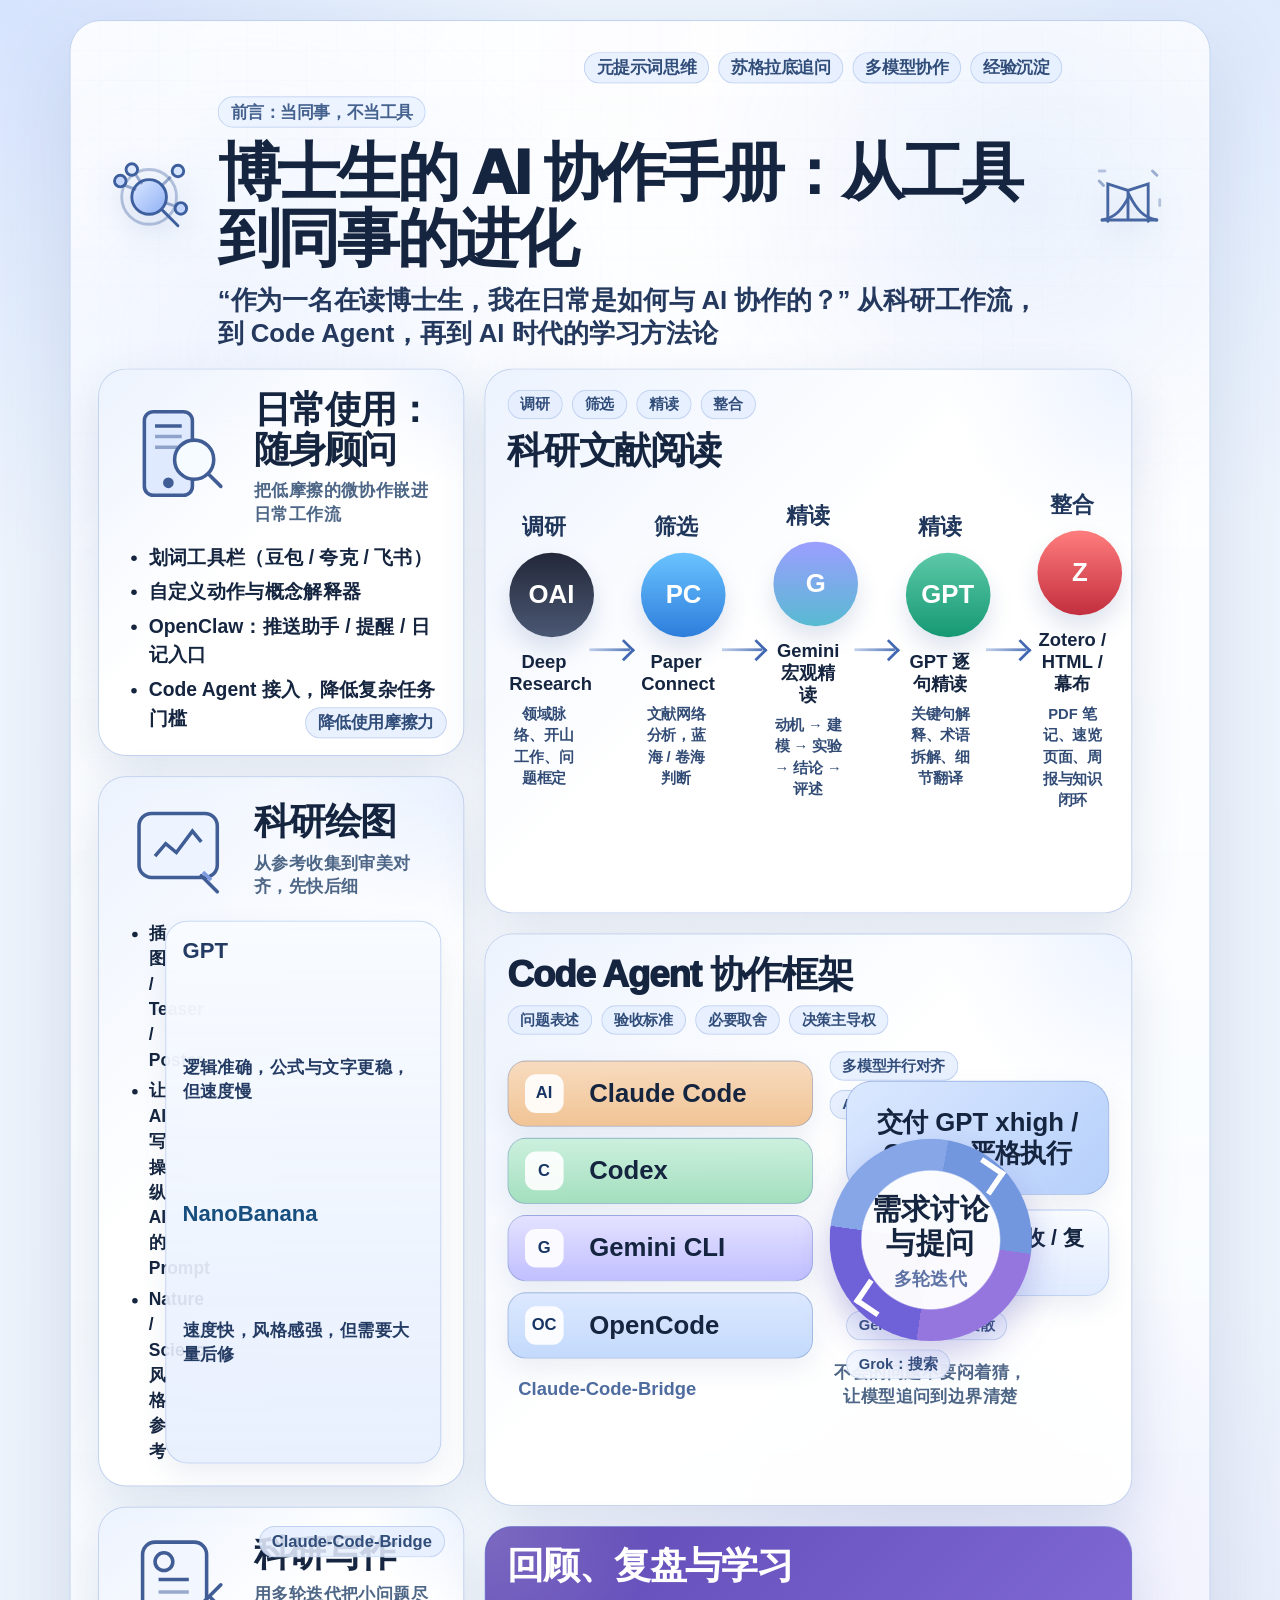
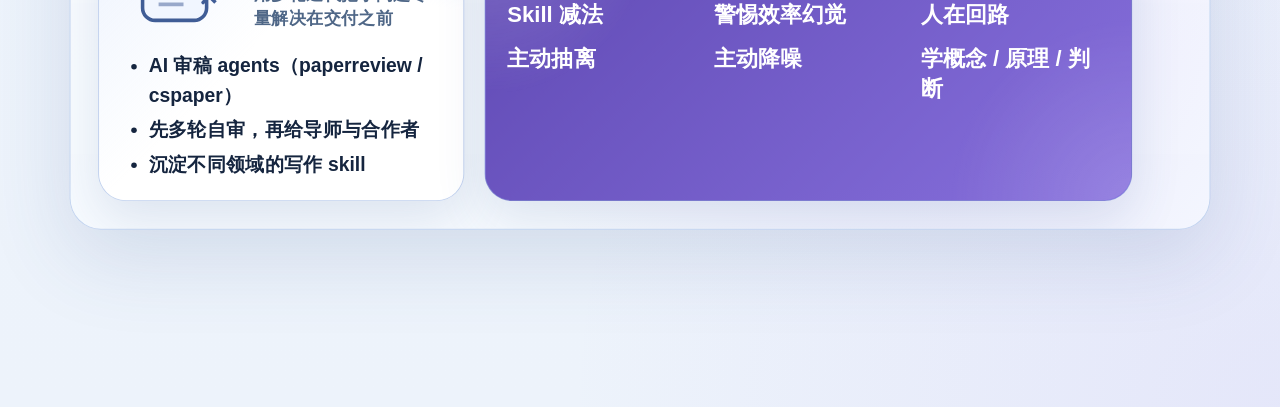
<file: assets/phd-ai-collab-infographic-redraw/index.html>
<!DOCTYPE html>
<html lang="zh-CN">
  <head>
    <meta charset="UTF-8" />
    <meta name="viewport" content="width=device-width, initial-scale=1.0" />
    <title>博士生的 AI 协作手册总览图</title>
    <link rel="stylesheet" href="./styles.css" />
  </head>
  <body class="poster-page">
    <main class="poster-shell">
      <section class="poster poster-overview" data-poster-root>
        <header class="hero">
          <div class="hero-icon hero-icon-left" aria-hidden="true">
            <svg viewBox="0 0 120 120">
              <defs>
                <linearGradient id="overviewLens" x1="0%" y1="0%" x2="100%" y2="100%">
                  <stop offset="0%" stop-color="#dbe8ff" />
                  <stop offset="100%" stop-color="#8fb0f6" />
                </linearGradient>
              </defs>
              <g fill="none" stroke="#3e5f9e" stroke-width="4">
                <circle cx="58" cy="54" r="24" fill="url(#overviewLens)" />
                <line x1="76" x2="98" y1="72" y2="94" stroke-linecap="round" />
                <circle cx="58" cy="54" r="38" opacity="0.35" />
                <circle cx="18" cy="32" r="8" fill="#c7d8ff" />
                <circle cx="34" cy="16" r="8" fill="#e1ebff" />
                <circle cx="98" cy="18" r="8" fill="#d7e6ff" />
                <circle cx="102" cy="70" r="8" fill="#c1d5ff" />
                <line x1="24" x2="40" y1="38" y2="44" opacity="0.5" />
                <line x1="40" x2="48" y1="24" y2="36" opacity="0.5" />
                <line x1="88" x2="76" y1="26" y2="38" opacity="0.5" />
                <line x1="92" x2="80" y1="66" y2="62" opacity="0.5" />
              </g>
            </svg>
          </div>

          <div class="hero-copy">
            <div class="hero-badges">
              <span>元提示词思维</span>
              <span>苏格拉底追问</span>
              <span>多模型协作</span>
              <span>经验沉淀</span>
            </div>
            <div class="hero-eyebrow">前言：当同事，不当工具</div>
            <h1>博士生的 AI 协作手册：从工具到同事的进化</h1>
            <p>
              “作为一名在读博士生，我在日常是如何与 AI 协作的？”
              从科研工作流，到 Code Agent，再到 AI 时代的学习方法论
            </p>
          </div>

          <div class="hero-icon hero-icon-right" aria-hidden="true">
            <svg viewBox="0 0 120 120">
              <g fill="none" stroke="#4767a3" stroke-width="4" stroke-linecap="round">
                <path d="M22 86c18-3 28-14 38-34 10 20 20 31 38 34" />
                <path d="M30 88V36l28 9 28-9v52" />
                <path d="M58 45v40" />
                <path d="M22 86h76" />
                <path d="M92 18l6 6" opacity="0.5" />
                <path d="M18 32l6 6" opacity="0.5" />
                <path d="M18 18h8" opacity="0.35" />
                <path d="M102 58v8" opacity="0.35" />
              </g>
            </svg>
          </div>
        </header>

        <section class="overview-grid">
          <div class="overview-left">
            <article class="panel panel-daily" data-fit-check>
              <div class="panel-head">
                <div class="panel-illustration" aria-hidden="true">
                  <svg viewBox="0 0 120 120">
                    <g fill="none" stroke="#405d96" stroke-width="4">
                      <rect x="22" y="8" width="54" height="94" rx="10" fill="#dfeaff" />
                      <circle cx="49" cy="88" r="4" fill="#405d96" />
                      <line x1="34" x2="64" y1="24" y2="24" />
                      <line x1="34" x2="64" y1="36" y2="36" opacity="0.5" />
                      <line x1="34" x2="64" y1="48" y2="48" opacity="0.5" />
                      <circle cx="78" cy="62" r="22" fill="#f6fbff" />
                      <line x1="94" x2="108" y1="78" y2="92" stroke-linecap="round" />
                    </g>
                  </svg>
                </div>
                <div>
                  <h2>日常使用：随身顾问</h2>
                  <p class="panel-kicker">把低摩擦的微协作嵌进日常工作流</p>
                </div>
              </div>
              <ul class="bullet-list">
                <li>划词工具栏（豆包 / 夸克 / 飞书）</li>
                <li>自定义动作与概念解释器</li>
                <li>OpenClaw：推送助手 / 提醒 / 日记入口</li>
                <li>Code Agent 接入，降低复杂任务门槛</li>
              </ul>
              <div class="panel-pill">降低使用摩擦力</div>
            </article>

            <article class="panel panel-drawing" data-fit-check>
              <div class="panel-head">
                <div class="panel-illustration" aria-hidden="true">
                  <svg viewBox="0 0 120 120">
                    <g fill="none" stroke="#405d96" stroke-width="4">
                      <rect x="16" y="18" width="88" height="72" rx="14" fill="#edf4ff" />
                      <path d="M34 66l12-14 12 10 18-24 10 12" />
                      <line x1="86" x2="104" y1="88" y2="106" stroke-linecap="round" />
                      <path d="M88 84l9 9" stroke="#7e9be0" />
                    </g>
                  </svg>
                </div>
                <div>
                  <h2>科研绘图</h2>
                  <p class="panel-kicker">从参考收集到审美对齐，先快后细</p>
                </div>
              </div>
              <div class="split-wrap">
                <ul class="bullet-list compact-list">
                  <li>插图 / Teaser / Poster</li>
                  <li>让 AI 写操纵 AI 的 Prompt</li>
                  <li>Nature / Science 风格参考</li>
                </ul>
                <div class="compare-card">
                  <div class="compare-row">
                    <strong>GPT</strong>
                    <span>逻辑准确，公式与文字更稳，但速度慢</span>
                  </div>
                  <div class="compare-row compare-row-accent">
                    <strong>NanoBanana</strong>
                    <span>速度快，风格感强，但需要大量后修</span>
                  </div>
                </div>
              </div>
            </article>

            <article class="panel panel-writing" data-fit-check>
              <div class="panel-head">
                <div class="panel-illustration" aria-hidden="true">
                  <svg viewBox="0 0 120 120">
                    <g fill="none" stroke="#405d96" stroke-width="4">
                      <rect x="20" y="16" width="72" height="88" rx="14" fill="#f1f6ff" />
                      <circle cx="44" cy="38" r="10" />
                      <line x1="38" x2="72" y1="58" y2="58" />
                      <line x1="38" x2="72" y1="72" y2="72" opacity="0.5" />
                      <line x1="38" x2="66" y1="86" y2="86" opacity="0.5" />
                      <path d="M88 84l20-20" stroke-linecap="round" />
                      <path d="M95 77l7 7" />
                    </g>
                  </svg>
                </div>
                <div>
                  <h2>科研写作</h2>
                  <p class="panel-kicker">用多轮迭代把小问题尽量解决在交付之前</p>
                </div>
              </div>
              <ul class="bullet-list">
                <li>AI 审稿 agents（paperreview / cspaper）</li>
                <li>先多轮自审，再给导师与合作者</li>
                <li>沉淀不同领域的写作 skill</li>
              </ul>
              <div class="bridge-tag">Claude-Code-Bridge</div>
            </article>
          </div>

          <div class="overview-right">
            <article class="panel panel-reading" data-fit-check>
              <div class="panel-topline">
                <div class="sub-badges">
                  <span>调研</span>
                  <span>筛选</span>
                  <span>精读</span>
                  <span>整合</span>
                </div>
                <h2>科研文献阅读</h2>
              </div>
              <div class="reading-flow">
                <div class="flow-step">
                  <div class="flow-stage">调研</div>
                  <div class="flow-orb orb-oai">OAI</div>
                  <h3>Deep Research</h3>
                  <p>领域脉络、开山工作、问题框定</p>
                </div>
                <div class="flow-arrow" aria-hidden="true"></div>
                <div class="flow-step">
                  <div class="flow-stage">筛选</div>
                  <div class="flow-orb orb-pc">PC</div>
                  <h3>Paper Connect</h3>
                  <p>文献网络分析，蓝海 / 卷海判断</p>
                </div>
                <div class="flow-arrow" aria-hidden="true"></div>
                <div class="flow-step">
                  <div class="flow-stage">精读</div>
                  <div class="flow-orb orb-gemini">G</div>
                  <h3>Gemini 宏观精读</h3>
                  <p>动机 → 建模 → 实验 → 结论 → 评述</p>
                </div>
                <div class="flow-arrow" aria-hidden="true"></div>
                <div class="flow-step">
                  <div class="flow-stage">精读</div>
                  <div class="flow-orb orb-gpt">GPT</div>
                  <h3>GPT 逐句精读</h3>
                  <p>关键句解释、术语拆解、细节翻译</p>
                </div>
                <div class="flow-arrow" aria-hidden="true"></div>
                <div class="flow-step">
                  <div class="flow-stage">整合</div>
                  <div class="flow-orb orb-zotero">Z</div>
                  <h3>Zotero / HTML / 幕布</h3>
                  <p>PDF 笔记、速览页面、周报与知识闭环</p>
                </div>
              </div>
            </article>

            <article class="panel panel-code" data-fit-check>
              <div class="panel-title-row">
                <h2>Code Agent 协作框架</h2>
                <div class="note-chip-row">
                  <span>问题表述</span>
                  <span>验收标准</span>
                  <span>必要取舍</span>
                  <span>决策主导权</span>
                </div>
              </div>

              <div class="workflow-board">
                <div class="tool-stack">
                  <div class="tool-card tone-amber">
                    <span class="tool-badge">AI</span>
                    <strong>Claude Code</strong>
                  </div>
                  <div class="tool-card tone-green">
                    <span class="tool-badge">C</span>
                    <strong>Codex</strong>
                  </div>
                  <div class="tool-card tone-indigo">
                    <span class="tool-badge">G</span>
                    <strong>Gemini CLI</strong>
                  </div>
                  <div class="tool-card tone-slate">
                    <span class="tool-badge">OC</span>
                    <strong>OpenCode</strong>
                  </div>
                  <div class="bridge-rail">Claude-Code-Bridge</div>
                </div>

                <div class="workflow-core">
                  <div class="workflow-chip-row">
                    <span>多模型并行对齐</span>
                    <span>ASCII 原型</span>
                    <span>方案收敛</span>
                  </div>
                  <div class="iteration-loop">
                    <div class="loop-ring"></div>
                    <div class="loop-copy">
                      <h3>需求讨论<br />与提问</h3>
                      <p>多轮迭代</p>
                    </div>
                  </div>
                  <div class="workflow-note">不会的问题不要闷着猜，让模型追问到边界清楚</div>
                </div>

                <div class="delivery-column">
                  <div class="delivery-card">交付 GPT xhigh / Codex 严格执行</div>
                  <div class="review-card">人工 review / 验收 / 复盘</div>
                  <div class="note-chip-row note-chip-row-secondary">
                    <span>Gemini：前端 / 发散</span>
                    <span>Grok：搜索</span>
                  </div>
                </div>
              </div>
            </article>

            <article class="panel panel-summary-strip" data-fit-check>
              <h2>回顾、复盘与学习</h2>
              <div class="summary-grid">
                <div>Skill 减法</div>
                <div>警惕效率幻觉</div>
                <div>人在回路</div>
                <div>主动抽离</div>
                <div>主动降噪</div>
                <div>学概念 / 原理 / 判断</div>
              </div>
            </article>
          </div>
        </section>
      </section>
    </main>
  </body>
</html>
</file>
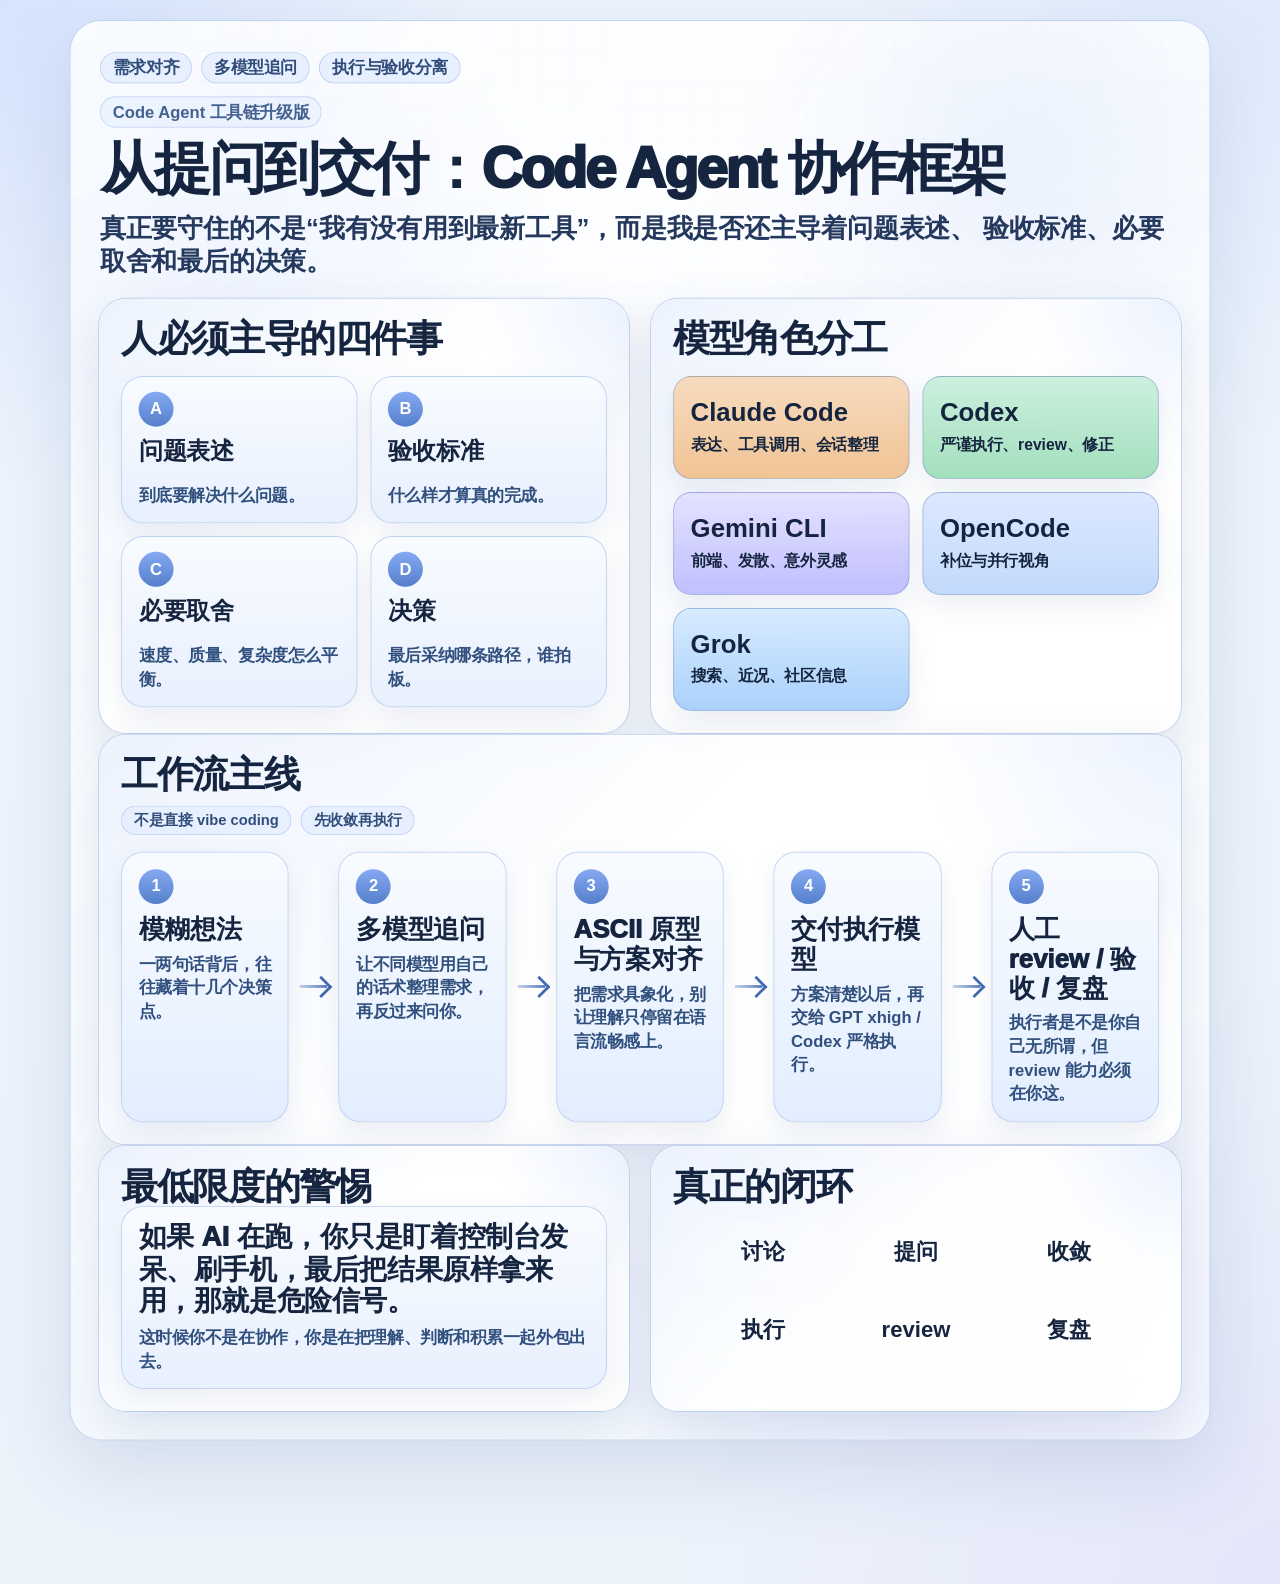
<file: assets/phd-ai-collab-infographic-redraw/agent-framework.html>
<!DOCTYPE html>
<html lang="zh-CN">
  <head>
    <meta charset="UTF-8" />
    <meta name="viewport" content="width=device-width, initial-scale=1.0" />
    <title>Code Agent 协作框架图</title>
    <link rel="stylesheet" href="./styles.css" />
  </head>
  <body class="poster-page">
    <main class="poster-shell">
      <section class="poster poster-framework" data-poster-root>
        <header class="hero hero-compact">
          <div class="hero-copy">
            <div class="hero-badges hero-badges-left">
              <span>需求对齐</span>
              <span>多模型追问</span>
              <span>执行与验收分离</span>
            </div>
            <div class="hero-eyebrow">Code Agent 工具链升级版</div>
            <h1>从提问到交付：Code Agent 协作框架</h1>
            <p>
              真正要守住的不是“我有没有用到最新工具”，而是我是否还主导着问题表述、
              验收标准、必要取舍和最后的决策。
            </p>
          </div>
        </header>

        <section class="framework-top-grid">
          <article class="panel panel-principles" data-fit-check>
            <h2>人必须主导的四件事</h2>
            <div class="principle-grid">
              <div class="principle-card">
                <span class="card-index">A</span>
                <strong>问题表述</strong>
                <p>到底要解决什么问题。</p>
              </div>
              <div class="principle-card">
                <span class="card-index">B</span>
                <strong>验收标准</strong>
                <p>什么样才算真的完成。</p>
              </div>
              <div class="principle-card">
                <span class="card-index">C</span>
                <strong>必要取舍</strong>
                <p>速度、质量、复杂度怎么平衡。</p>
              </div>
              <div class="principle-card">
                <span class="card-index">D</span>
                <strong>决策</strong>
                <p>最后采纳哪条路径，谁拍板。</p>
              </div>
            </div>
          </article>

          <article class="panel panel-model-roles" data-fit-check>
            <h2>模型角色分工</h2>
            <div class="role-grid">
              <div class="role-chip role-amber">
                <strong>Claude Code</strong>
                <span>表达、工具调用、会话整理</span>
              </div>
              <div class="role-chip role-green">
                <strong>Codex</strong>
                <span>严谨执行、review、修正</span>
              </div>
              <div class="role-chip role-indigo">
                <strong>Gemini CLI</strong>
                <span>前端、发散、意外灵感</span>
              </div>
              <div class="role-chip role-slate">
                <strong>OpenCode</strong>
                <span>补位与并行视角</span>
              </div>
              <div class="role-chip role-blue">
                <strong>Grok</strong>
                <span>搜索、近况、社区信息</span>
              </div>
            </div>
          </article>
        </section>

        <section class="panel panel-pipeline" data-fit-check>
          <div class="panel-title-row">
            <h2>工作流主线</h2>
            <div class="note-chip-row">
              <span>不是直接 vibe coding</span>
              <span>先收敛再执行</span>
            </div>
          </div>
          <div class="pipeline-row">
            <div class="pipeline-step">
              <div class="step-no">1</div>
              <h3>模糊想法</h3>
              <p>一两句话背后，往往藏着十几个决策点。</p>
            </div>
            <div class="pipeline-arrow" aria-hidden="true"></div>
            <div class="pipeline-step">
              <div class="step-no">2</div>
              <h3>多模型追问</h3>
              <p>让不同模型用自己的话术整理需求，再反过来问你。</p>
            </div>
            <div class="pipeline-arrow" aria-hidden="true"></div>
            <div class="pipeline-step">
              <div class="step-no">3</div>
              <h3>ASCII 原型与方案对齐</h3>
              <p>把需求具象化，别让理解只停留在语言流畅感上。</p>
            </div>
            <div class="pipeline-arrow" aria-hidden="true"></div>
            <div class="pipeline-step">
              <div class="step-no">4</div>
              <h3>交付执行模型</h3>
              <p>方案清楚以后，再交给 GPT xhigh / Codex 严格执行。</p>
            </div>
            <div class="pipeline-arrow" aria-hidden="true"></div>
            <div class="pipeline-step">
              <div class="step-no">5</div>
              <h3>人工 review / 验收 / 复盘</h3>
              <p>执行者是不是你自己无所谓，但 review 能力必须在你这。</p>
            </div>
          </div>
        </section>

        <section class="framework-bottom-grid">
          <article class="panel panel-guardrail" data-fit-check>
            <h2>最低限度的警惕</h2>
            <div class="guardrail-card">
              <strong>如果 AI 在跑，你只是盯着控制台发呆、刷手机，最后把结果原样拿来用，那就是危险信号。</strong>
              <p>这时候你不是在协作，你是在把理解、判断和积累一起外包出去。</p>
            </div>
          </article>

          <article class="panel panel-review-loop" data-fit-check>
            <h2>真正的闭环</h2>
            <div class="mini-loop-grid">
              <div>讨论</div>
              <div>提问</div>
              <div>收敛</div>
              <div>执行</div>
              <div>review</div>
              <div>复盘</div>
            </div>
          </article>
        </section>
      </section>
    </main>
  </body>
</html>
</file>
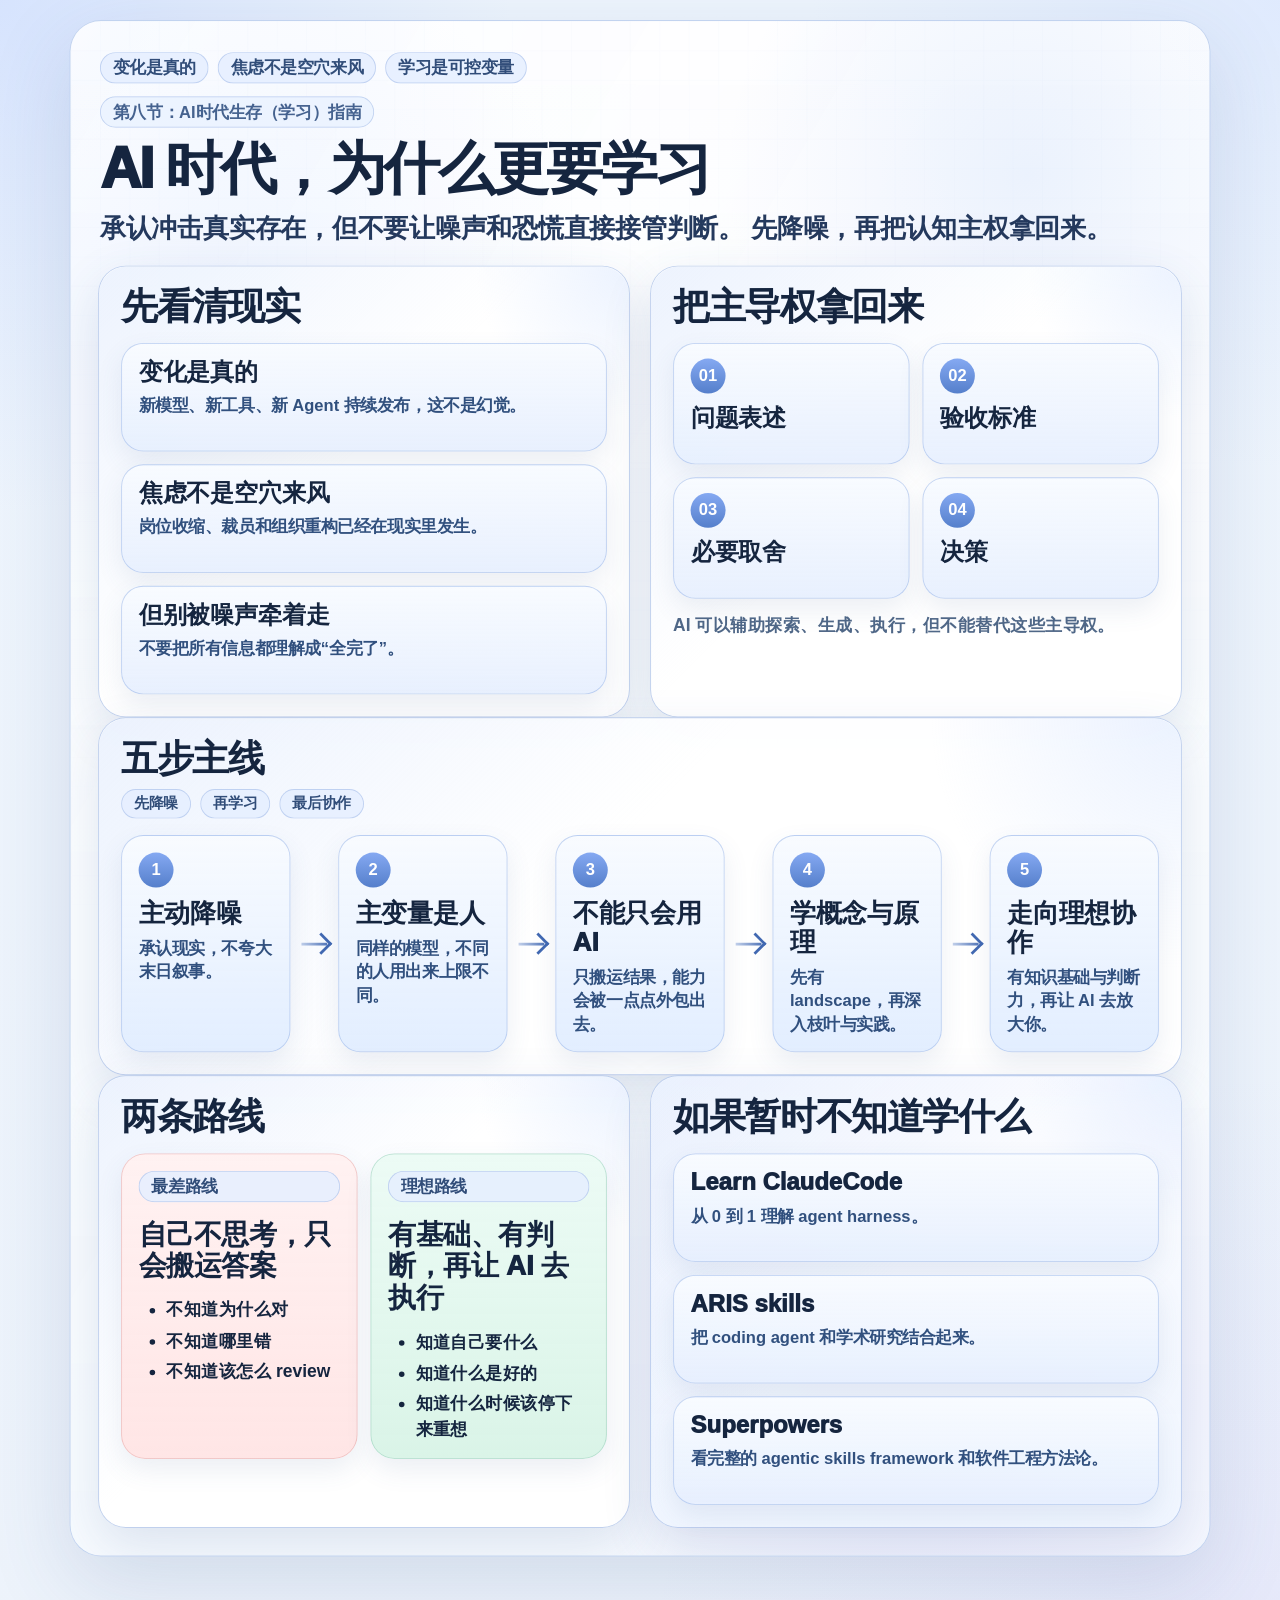
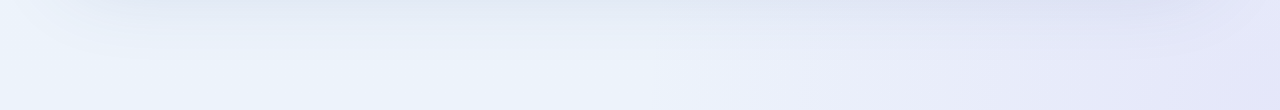
<file: assets/phd-ai-collab-infographic-redraw/learning-guide.html>
<!DOCTYPE html>
<html lang="zh-CN">
  <head>
    <meta charset="UTF-8" />
    <meta name="viewport" content="width=device-width, initial-scale=1.0" />
    <title>AI时代生存（学习）指南</title>
    <link rel="stylesheet" href="./styles.css" />
  </head>
  <body class="poster-page">
    <main class="poster-shell">
      <section class="poster poster-guide" data-poster-root>
        <header class="hero hero-compact">
          <div class="hero-copy">
            <div class="hero-badges hero-badges-left">
              <span>变化是真的</span>
              <span>焦虑不是空穴来风</span>
              <span>学习是可控变量</span>
            </div>
            <div class="hero-eyebrow">第八节：AI时代生存（学习）指南</div>
            <h1>AI 时代，为什么更要学习</h1>
            <p>
              承认冲击真实存在，但不要让噪声和恐慌直接接管判断。
              先降噪，再把认知主权拿回来。
            </p>
          </div>
        </header>

        <section class="guide-top-grid">
          <article class="panel panel-fact" data-fit-check>
            <h2>先看清现实</h2>
            <div class="fact-stack">
              <div class="fact-card">
                <strong>变化是真的</strong>
                <p>新模型、新工具、新 Agent 持续发布，这不是幻觉。</p>
              </div>
              <div class="fact-card">
                <strong>焦虑不是空穴来风</strong>
                <p>岗位收缩、裁员和组织重构已经在现实里发生。</p>
              </div>
              <div class="fact-card">
                <strong>但别被噪声牵着走</strong>
                <p>不要把所有信息都理解成“全完了”。</p>
              </div>
            </div>
          </article>

          <article class="panel panel-sovereignty" data-fit-check>
            <h2>把主导权拿回来</h2>
            <div class="sovereignty-grid">
              <div class="sovereignty-card">
                <span class="card-index">01</span>
                <strong>问题表述</strong>
              </div>
              <div class="sovereignty-card">
                <span class="card-index">02</span>
                <strong>验收标准</strong>
              </div>
              <div class="sovereignty-card">
                <span class="card-index">03</span>
                <strong>必要取舍</strong>
              </div>
              <div class="sovereignty-card">
                <span class="card-index">04</span>
                <strong>决策</strong>
              </div>
            </div>
            <p class="panel-footnote">
              AI 可以辅助探索、生成、执行，但不能替代这些主导权。
            </p>
          </article>
        </section>

        <section class="panel panel-guide-flow" data-fit-check>
          <div class="panel-title-row">
            <h2>五步主线</h2>
            <div class="note-chip-row">
              <span>先降噪</span>
              <span>再学习</span>
              <span>最后协作</span>
            </div>
          </div>
          <div class="guide-flow">
            <div class="guide-step">
              <div class="step-no">1</div>
              <h3>主动降噪</h3>
              <p>承认现实，不夸大末日叙事。</p>
            </div>
            <div class="guide-arrow" aria-hidden="true"></div>
            <div class="guide-step">
              <div class="step-no">2</div>
              <h3>主变量是人</h3>
              <p>同样的模型，不同的人用出来上限不同。</p>
            </div>
            <div class="guide-arrow" aria-hidden="true"></div>
            <div class="guide-step">
              <div class="step-no">3</div>
              <h3>不能只会用 AI</h3>
              <p>只搬运结果，能力会被一点点外包出去。</p>
            </div>
            <div class="guide-arrow" aria-hidden="true"></div>
            <div class="guide-step">
              <div class="step-no">4</div>
              <h3>学概念与原理</h3>
              <p>先有 landscape，再深入枝叶与实践。</p>
            </div>
            <div class="guide-arrow" aria-hidden="true"></div>
            <div class="guide-step">
              <div class="step-no">5</div>
              <h3>走向理想协作</h3>
              <p>有知识基础与判断力，再让 AI 去放大你。</p>
            </div>
          </div>
        </section>

        <section class="guide-bottom-grid">
          <article class="panel panel-contrast" data-fit-check>
            <h2>两条路线</h2>
            <div class="contrast-grid">
              <div class="contrast-card contrast-bad">
                <div class="contrast-tag">最差路线</div>
                <h3>自己不思考，只会搬运答案</h3>
                <ul class="bullet-list compact-list">
                  <li>不知道为什么对</li>
                  <li>不知道哪里错</li>
                  <li>不知道该怎么 review</li>
                </ul>
              </div>
              <div class="contrast-card contrast-good">
                <div class="contrast-tag">理想路线</div>
                <h3>有基础、有判断，再让 AI 去执行</h3>
                <ul class="bullet-list compact-list">
                  <li>知道自己要什么</li>
                  <li>知道什么是好的</li>
                  <li>知道什么时候该停下来重想</li>
                </ul>
              </div>
            </div>
          </article>

          <article class="panel panel-resource-capsule" data-fit-check>
            <h2>如果暂时不知道学什么</h2>
            <div class="resource-stack">
              <div class="resource-card">
                <strong>Learn ClaudeCode</strong>
                <p>从 0 到 1 理解 agent harness。</p>
              </div>
              <div class="resource-card">
                <strong>ARIS skills</strong>
                <p>把 coding agent 和学术研究结合起来。</p>
              </div>
              <div class="resource-card">
                <strong>Superpowers</strong>
                <p>看完整的 agentic skills framework 和软件工程方法论。</p>
              </div>
            </div>
          </article>
        </section>
      </section>
    </main>
  </body>
</html>
</file>
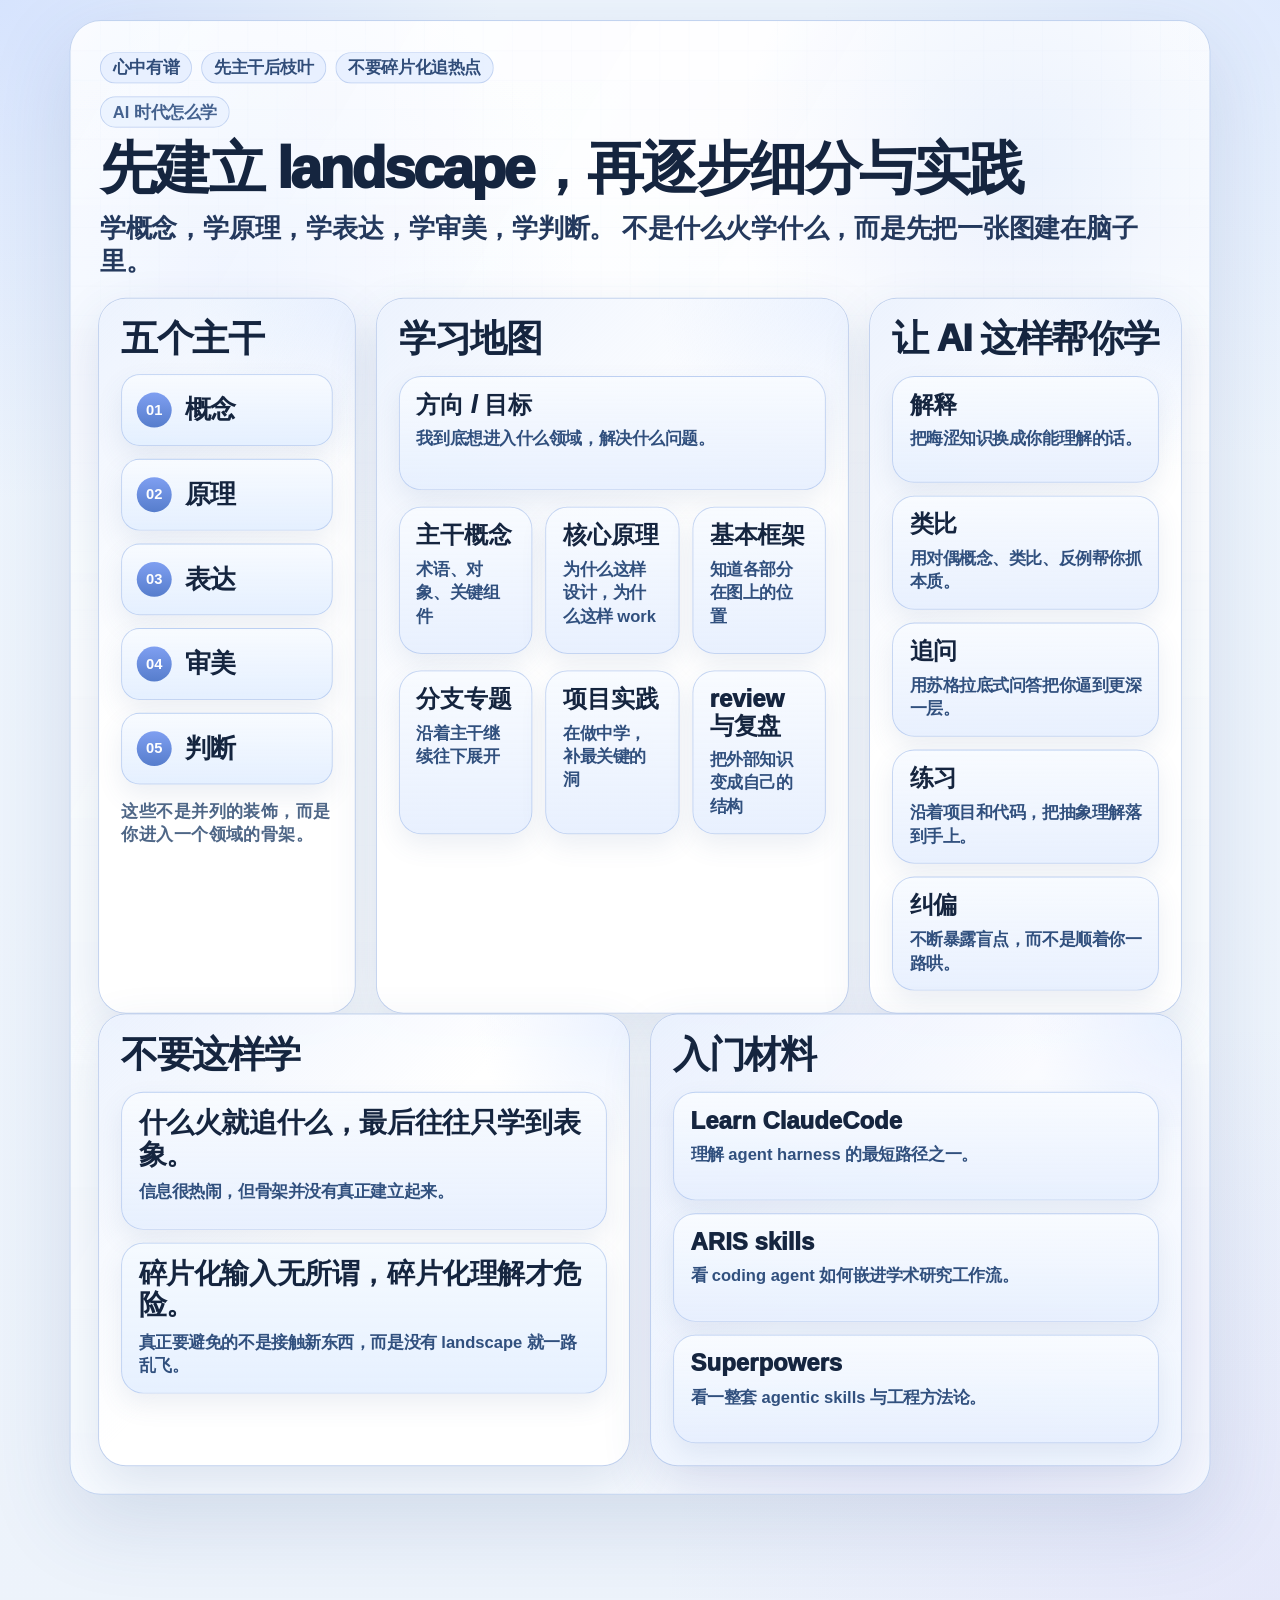
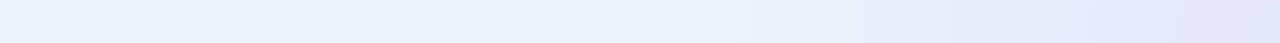
<file: assets/phd-ai-collab-infographic-redraw/learning-roadmap.html>
<!DOCTYPE html>
<html lang="zh-CN">
  <head>
    <meta charset="UTF-8" />
    <meta name="viewport" content="width=device-width, initial-scale=1.0" />
    <title>AI时代学习路线图</title>
    <link rel="stylesheet" href="./styles.css" />
  </head>
  <body class="poster-page">
    <main class="poster-shell">
      <section class="poster poster-roadmap" data-poster-root>
        <header class="hero hero-compact">
          <div class="hero-copy">
            <div class="hero-badges hero-badges-left">
              <span>心中有谱</span>
              <span>先主干后枝叶</span>
              <span>不要碎片化追热点</span>
            </div>
            <div class="hero-eyebrow">AI 时代怎么学</div>
            <h1>先建立 landscape，再逐步细分与实践</h1>
            <p>
              学概念，学原理，学表达，学审美，学判断。
              不是什么火学什么，而是先把一张图建在脑子里。
            </p>
          </div>
        </header>

        <section class="roadmap-grid">
          <article class="panel panel-pillars" data-fit-check>
            <h2>五个主干</h2>
            <div class="pillar-stack">
              <div class="pillar-card"><span>01</span><strong>概念</strong></div>
              <div class="pillar-card"><span>02</span><strong>原理</strong></div>
              <div class="pillar-card"><span>03</span><strong>表达</strong></div>
              <div class="pillar-card"><span>04</span><strong>审美</strong></div>
              <div class="pillar-card"><span>05</span><strong>判断</strong></div>
            </div>
            <p class="panel-footnote">这些不是并列的装饰，而是你进入一个领域的骨架。</p>
          </article>

          <article class="panel panel-landscape" data-fit-check>
            <h2>学习地图</h2>
            <div class="landscape-board">
              <div class="landscape-tier tier-top">
                <div class="landscape-card wide-card">
                  <strong>方向 / 目标</strong>
                  <p>我到底想进入什么领域，解决什么问题。</p>
                </div>
              </div>
              <div class="landscape-tier tier-middle">
                <div class="landscape-card">
                  <strong>主干概念</strong>
                  <p>术语、对象、关键组件</p>
                </div>
                <div class="landscape-card">
                  <strong>核心原理</strong>
                  <p>为什么这样设计，为什么这样 work</p>
                </div>
                <div class="landscape-card">
                  <strong>基本框架</strong>
                  <p>知道各部分在图上的位置</p>
                </div>
              </div>
              <div class="landscape-tier tier-bottom">
                <div class="landscape-card">
                  <strong>分支专题</strong>
                  <p>沿着主干继续往下展开</p>
                </div>
                <div class="landscape-card">
                  <strong>项目实践</strong>
                  <p>在做中学，补最关键的洞</p>
                </div>
                <div class="landscape-card">
                  <strong>review 与复盘</strong>
                  <p>把外部知识变成自己的结构</p>
                </div>
              </div>
            </div>
          </article>

          <article class="panel panel-ai-teacher" data-fit-check>
            <h2>让 AI 这样帮你学</h2>
            <div class="teacher-stack">
              <div class="teacher-card">
                <strong>解释</strong>
                <p>把晦涩知识换成你能理解的话。</p>
              </div>
              <div class="teacher-card">
                <strong>类比</strong>
                <p>用对偶概念、类比、反例帮你抓本质。</p>
              </div>
              <div class="teacher-card">
                <strong>追问</strong>
                <p>用苏格拉底式问答把你逼到更深一层。</p>
              </div>
              <div class="teacher-card">
                <strong>练习</strong>
                <p>沿着项目和代码，把抽象理解落到手上。</p>
              </div>
              <div class="teacher-card">
                <strong>纠偏</strong>
                <p>不断暴露盲点，而不是顺着你一路哄。</p>
              </div>
            </div>
          </article>
        </section>

        <section class="roadmap-bottom-grid">
          <article class="panel panel-warning" data-fit-check>
            <h2>不要这样学</h2>
            <div class="warning-duo">
              <div class="warning-card">
                <strong>什么火就追什么，最后往往只学到表象。</strong>
                <p>信息很热闹，但骨架并没有真正建立起来。</p>
              </div>
              <div class="warning-card warning-card-soft">
                <strong>碎片化输入无所谓，碎片化理解才危险。</strong>
                <p>真正要避免的不是接触新东西，而是没有 landscape 就一路乱飞。</p>
              </div>
            </div>
          </article>

          <article class="panel panel-resource-capsule" data-fit-check>
            <h2>入门材料</h2>
            <div class="resource-stack">
              <div class="resource-card">
                <strong>Learn ClaudeCode</strong>
                <p>理解 agent harness 的最短路径之一。</p>
              </div>
              <div class="resource-card">
                <strong>ARIS skills</strong>
                <p>看 coding agent 如何嵌进学术研究工作流。</p>
              </div>
              <div class="resource-card">
                <strong>Superpowers</strong>
                <p>看一整套 agentic skills 与工程方法论。</p>
              </div>
            </div>
          </article>
        </section>
      </section>
    </main>
  </body>
</html>
</file>
<file: assets/phd-ai-collab-infographic-redraw/styles.css>
:root {
  --bg: #edf3fb;
  --bg-soft: #f8fbff;
  --ink: #15253f;
  --muted: #4f6787;
  --line: rgba(143, 171, 223, 0.56);
  --line-strong: #5f81b8;
  --panel: rgba(255, 255, 255, 0.93);
  --panel-strong: rgba(245, 249, 255, 0.98);
  --shadow: 0 20px 54px rgba(57, 88, 143, 0.14);
  --shadow-soft: 0 12px 28px rgba(66, 96, 152, 0.1);
  --radius-xl: 30px;
  --radius-lg: 24px;
  --radius-md: 18px;
  --blue-1: #d8e7ff;
  --blue-2: #8fb0f6;
  --blue-3: #496dad;
  --indigo: #7b6ddd;
  --teal: #5fc4ab;
  --amber: #f4c78f;
  --rose: #ff8e8e;
  --violet-a: #5f49b3;
  --violet-b: #8770dd;
}

* {
  box-sizing: border-box;
}

html,
body {
  margin: 0;
  min-height: 100%;
}

body.poster-page {
  padding: 28px;
  background:
    radial-gradient(circle at top left, rgba(169, 194, 255, 0.34), transparent 24%),
    radial-gradient(circle at top right, rgba(185, 206, 255, 0.28), transparent 22%),
    radial-gradient(circle at bottom right, rgba(153, 122, 238, 0.1), transparent 30%),
    linear-gradient(180deg, #eef5fd 0%, #edf3fb 100%);
  color: var(--ink);
  font-family:
    "Noto Sans SC",
    "PingFang SC",
    "Microsoft YaHei",
    "Helvetica Neue",
    Arial,
    sans-serif;
}

.poster-shell {
  display: flex;
  justify-content: center;
}

.poster {
  position: relative;
  width: 1760px;
  padding: 28px 30px 30px;
  border-radius: 34px;
  background:
    linear-gradient(180deg, rgba(255, 255, 255, 0.9), rgba(248, 251, 255, 0.95)),
    linear-gradient(120deg, rgba(164, 189, 255, 0.16), transparent 46%);
  border: 1px solid rgba(140, 172, 223, 0.5);
  box-shadow: 0 28px 90px rgba(56, 88, 144, 0.16);
  overflow: hidden;
}

.poster::before,
.poster::after {
  content: "";
  position: absolute;
  inset: 0;
  pointer-events: none;
}

.poster::before {
  background-image:
    linear-gradient(rgba(126, 161, 223, 0.06) 1px, transparent 1px),
    linear-gradient(90deg, rgba(126, 161, 223, 0.06) 1px, transparent 1px);
  background-size: 32px 32px;
  mask-image: linear-gradient(180deg, rgba(0, 0, 0, 0.4), transparent 66%);
}

.poster::after {
  background:
    radial-gradient(circle at 15% 18%, rgba(190, 211, 255, 0.18), transparent 22%),
    radial-gradient(circle at 84% 10%, rgba(129, 168, 241, 0.14), transparent 18%),
    radial-gradient(circle at 76% 88%, rgba(132, 114, 232, 0.14), transparent 24%);
}

.hero {
  position: relative;
  z-index: 1;
  display: grid;
  grid-template-columns: 110px minmax(0, 1fr) 110px;
  gap: 18px;
  align-items: center;
  padding: 6px 2px 20px;
}

.hero-compact {
  grid-template-columns: minmax(0, 1fr);
  padding-bottom: 22px;
}

.hero-copy {
  position: relative;
  z-index: 1;
}

.hero-badges,
.sub-badges,
.note-chip-row,
.workflow-chip-row {
  display: flex;
  flex-wrap: wrap;
  gap: 10px;
}

.hero-badges {
  justify-content: flex-end;
  margin-bottom: 14px;
}

.hero-badges-left {
  justify-content: flex-start;
}

.hero-badges span,
.sub-badges span,
.note-chip-row span,
.workflow-chip-row span,
.panel-pill,
.bridge-tag,
.contrast-tag {
  padding: 8px 14px;
  border-radius: 999px;
  background: rgba(230, 239, 255, 0.86);
  color: #314d79;
  font-size: 18px;
  line-height: 1;
  font-weight: 800;
  box-shadow: inset 0 0 0 1px rgba(142, 171, 223, 0.45);
}

.hero-eyebrow {
  display: inline-flex;
  align-items: center;
  margin: 0 0 12px;
  padding: 8px 14px;
  border-radius: 999px;
  background: rgba(236, 243, 255, 0.92);
  color: #45628f;
  font-size: 18px;
  line-height: 1;
  font-weight: 800;
  box-shadow: inset 0 0 0 1px rgba(142, 171, 223, 0.45);
}

.hero h1 {
  margin: 0;
  font-size: 68px;
  line-height: 1.06;
  letter-spacing: -0.045em;
  font-weight: 920;
}

.hero-compact h1 {
  font-size: 62px;
}

.hero p {
  max-width: 1240px;
  margin: 14px 0 0;
  font-size: 28px;
  line-height: 1.28;
  color: #24395d;
  font-weight: 720;
}

.hero-icon {
  display: flex;
  align-items: center;
  justify-content: center;
}

.hero-icon svg {
  width: 94px;
  height: 94px;
  filter: drop-shadow(0 14px 18px rgba(86, 116, 182, 0.2));
}

.overview-grid,
.guide-top-grid,
.guide-bottom-grid,
.framework-top-grid,
.framework-bottom-grid,
.roadmap-grid,
.roadmap-bottom-grid {
  position: relative;
  z-index: 1;
  display: grid;
  gap: 22px;
}

.overview-grid {
  grid-template-columns: 0.88fr 1.12fr;
}

.overview-left,
.overview-right {
  display: grid;
  gap: 22px;
}

.guide-top-grid,
.guide-bottom-grid,
.framework-top-grid,
.framework-bottom-grid,
.roadmap-bottom-grid {
  grid-template-columns: repeat(2, minmax(0, 1fr));
}

.roadmap-grid {
  grid-template-columns: 280px minmax(0, 1fr) 340px;
}

.panel {
  position: relative;
  z-index: 1;
  background: var(--panel);
  border: 1px solid var(--line);
  border-radius: var(--radius-xl);
  box-shadow: var(--shadow);
}

.panel::before {
  content: "";
  position: absolute;
  inset: 0;
  border-radius: inherit;
  background:
    linear-gradient(135deg, rgba(213, 227, 252, 0.44), transparent 45%),
    radial-gradient(circle at top right, rgba(196, 217, 255, 0.32), transparent 22%);
  pointer-events: none;
}

.panel > * {
  position: relative;
  z-index: 1;
}

.panel-head {
  display: grid;
  grid-template-columns: 124px minmax(0, 1fr);
  gap: 20px;
  align-items: center;
}

.panel-illustration {
  display: flex;
  align-items: center;
  justify-content: center;
}

.panel-illustration svg {
  width: 116px;
  height: 116px;
}

.panel h2 {
  margin: 0;
  font-size: 40px;
  line-height: 1.08;
  font-weight: 920;
  letter-spacing: -0.032em;
}

.panel-kicker,
.panel-footnote,
.workflow-note {
  margin: 10px 0 0;
  font-size: 19px;
  line-height: 1.36;
  color: var(--muted);
  font-weight: 720;
}

.panel-footnote {
  margin-top: 16px;
}

.bullet-list {
  margin: 18px 0 0;
  padding-left: 30px;
  font-size: 21px;
  line-height: 1.5;
  font-weight: 720;
}

.bullet-list li + li {
  margin-top: 6px;
}

.compact-list {
  margin-top: 0;
  font-size: 19px;
  line-height: 1.45;
}

.panel-daily,
.panel-writing,
.panel-drawing,
.panel-reading,
.panel-code,
.panel-fact,
.panel-sovereignty,
.panel-guide-flow,
.panel-contrast,
.panel-resource-capsule,
.panel-principles,
.panel-model-roles,
.panel-pipeline,
.panel-guardrail,
.panel-review-loop,
.panel-pillars,
.panel-landscape,
.panel-ai-teacher,
.panel-warning {
  padding: 22px 24px 24px;
}

.panel-daily {
  min-height: 250px;
}

.panel-daily .panel-pill {
  position: absolute;
  right: 18px;
  bottom: 18px;
}

.split-wrap {
  display: grid;
  grid-template-columns: minmax(0, 1fr) 300px;
  gap: 18px;
  align-items: stretch;
  margin-top: 18px;
}

.compare-card,
.review-card,
.fact-card,
.resource-card,
.sovereignty-card,
.principle-card,
.teacher-card,
.landscape-card,
.warning-card,
.guardrail-card {
  padding: 16px 18px;
  border-radius: var(--radius-lg);
  background: linear-gradient(180deg, rgba(248, 251, 255, 0.98), rgba(229, 238, 254, 0.88));
  border: 1px solid rgba(146, 175, 229, 0.5);
  box-shadow: var(--shadow-soft);
}

.compare-card {
  display: grid;
  gap: 14px;
}

.compare-row {
  display: grid;
  gap: 8px;
  font-size: 19px;
  line-height: 1.35;
  font-weight: 700;
  color: #243b63;
}

.compare-row strong {
  font-size: 24px;
  font-weight: 900;
}

.compare-row-accent strong {
  color: #174e7e;
}

.panel-writing {
  min-height: 244px;
}

.panel-writing .bridge-tag {
  position: absolute;
  right: 20px;
  top: 20px;
}

.panel-topline {
  display: grid;
  gap: 12px;
}

.sub-badges {
  justify-content: flex-start;
}

.sub-badges span,
.note-chip-row span,
.workflow-chip-row span {
  font-size: 16px;
}

.reading-flow {
  display: grid;
  grid-template-columns:
    minmax(0, 1fr) 44px
    minmax(0, 1fr) 44px
    minmax(0, 1fr) 44px
    minmax(0, 1fr) 44px
    minmax(0, 1fr);
  gap: 10px;
  align-items: center;
  margin-top: 16px;
}

.flow-step {
  min-height: 232px;
  padding: 6px 2px;
  text-align: center;
}

.flow-stage {
  margin-bottom: 12px;
  font-size: 24px;
  font-weight: 900;
  color: #20375b;
}

.flow-orb {
  width: 92px;
  height: 92px;
  margin: 0 auto 14px;
  border-radius: 999px;
  display: grid;
  place-items: center;
  font-size: 28px;
  font-weight: 900;
  color: white;
  box-shadow: 0 14px 24px rgba(76, 104, 158, 0.18);
}

.orb-oai {
  background: linear-gradient(180deg, #232839, #4b5874);
}

.orb-pc {
  background: linear-gradient(180deg, #6ac3ff, #2d7ddb);
}

.orb-gemini {
  background: linear-gradient(180deg, #9c9eff, #58bad2);
}

.orb-gpt {
  background: linear-gradient(180deg, #5dc9a8, #159873);
}

.orb-zotero {
  background: linear-gradient(180deg, #ff7d7d, #c22e3e);
}

.flow-step h3 {
  margin: 0;
  font-size: 20px;
  line-height: 1.2;
  font-weight: 900;
}

.flow-step p {
  margin: 10px 0 0;
  font-size: 16px;
  line-height: 1.45;
  color: #324c76;
  font-weight: 700;
}

.flow-arrow,
.guide-arrow,
.pipeline-arrow {
  position: relative;
  height: 3px;
  align-self: center;
  background: linear-gradient(90deg, rgba(82, 122, 197, 0.35), rgba(65, 104, 177, 0.9));
}

.flow-arrow::after,
.guide-arrow::after,
.pipeline-arrow::after {
  content: "";
  position: absolute;
  top: 50%;
  right: -2px;
  width: 14px;
  height: 14px;
  border-top: 3px solid #4168b1;
  border-right: 3px solid #4168b1;
  transform: translateY(-50%) rotate(45deg);
}

.panel-title-row {
  display: grid;
  gap: 12px;
}

.workflow-board {
  display: grid;
  grid-template-columns: 332px minmax(0, 1fr) 286px;
  gap: 18px;
  align-items: center;
  margin-top: 18px;
}

.tool-stack {
  display: grid;
  gap: 12px;
}

.tool-card,
.role-chip {
  display: grid;
  grid-template-columns: 58px minmax(0, 1fr);
  gap: 12px;
  align-items: center;
  min-height: 72px;
  padding: 14px 18px;
  border-radius: 20px;
  border: 1px solid rgba(103, 132, 188, 0.45);
  font-size: 28px;
  font-weight: 900;
  box-shadow: var(--shadow-soft);
}

.tool-badge {
  width: 42px;
  height: 42px;
  border-radius: 12px;
  display: grid;
  place-items: center;
  background: rgba(255, 255, 255, 0.9);
  color: #183563;
  font-size: 18px;
}

.tone-amber,
.role-amber {
  background: linear-gradient(180deg, #f7dbbf, #f1c495);
}

.tone-green,
.role-green {
  background: linear-gradient(180deg, #ccf0de, #a3dfbe);
}

.tone-indigo,
.role-indigo {
  background: linear-gradient(180deg, #e4e2ff, #c1bfff);
}

.tone-slate,
.role-slate {
  background: linear-gradient(180deg, #dce8ff, #c3dafc);
}

.role-blue {
  background: linear-gradient(180deg, #d7ebff, #abd1fb);
}

.bridge-rail {
  margin-top: 10px;
  padding-left: 12px;
  font-size: 20px;
  font-weight: 900;
  color: #4e6c9f;
}

.workflow-core {
  display: grid;
  gap: 16px;
  justify-items: center;
}

.workflow-note {
  margin: 0;
  text-align: center;
}

.iteration-loop {
  position: relative;
  display: grid;
  place-items: center;
  min-height: 230px;
}

.loop-ring {
  width: 220px;
  height: 220px;
  border-radius: 50%;
  background:
    radial-gradient(circle at center, rgba(255, 255, 255, 0.96) 0 48%, transparent 49% 100%),
    conic-gradient(
      from 10deg,
      #7397df 0deg 88deg,
      #9576df 88deg 178deg,
      #6f62d8 178deg 268deg,
      #86a6e8 268deg 360deg
    );
  box-shadow: 0 18px 34px rgba(92, 88, 188, 0.18);
  filter: drop-shadow(0 14px 20px rgba(108, 104, 202, 0.16));
}

.loop-ring::before,
.loop-ring::after {
  content: "";
  position: absolute;
  width: 24px;
  height: 24px;
  border-top: 6px solid white;
  border-right: 6px solid white;
}

.loop-ring::before {
  top: 26px;
  right: 34px;
  transform: rotate(34deg);
}

.loop-ring::after {
  bottom: 32px;
  left: 32px;
  transform: rotate(214deg);
}

.loop-copy {
  position: absolute;
  text-align: center;
}

.loop-copy h3 {
  margin: 0;
  font-size: 32px;
  line-height: 1.16;
  font-weight: 900;
}

.loop-copy p {
  margin: 10px 0 0;
  font-size: 20px;
  line-height: 1;
  color: #5f73a6;
  font-weight: 900;
}

.delivery-column {
  display: grid;
  gap: 16px;
}

.delivery-card {
  display: grid;
  place-items: center;
  min-height: 124px;
  padding: 18px;
  border-radius: 28px;
  background: linear-gradient(135deg, #dbe8ff, #b6d0fb);
  border: 1px solid rgba(116, 147, 208, 0.5);
  box-shadow: var(--shadow-soft);
  font-size: 28px;
  line-height: 1.18;
  text-align: center;
  font-weight: 900;
}

.review-card {
  font-size: 23px;
  line-height: 1.3;
  text-align: center;
  font-weight: 900;
  background: linear-gradient(180deg, rgba(248, 251, 255, 0.98), rgba(221, 233, 255, 0.92));
}

.note-chip-row-secondary {
  gap: 10px;
}

.note-chip-row-secondary span {
  background: rgba(243, 247, 255, 0.94);
}

.panel-summary-strip {
  padding: 0;
  overflow: hidden;
  background: linear-gradient(135deg, var(--violet-a), var(--violet-b));
  color: white;
}

.panel-summary-strip::before {
  background:
    radial-gradient(circle at top left, rgba(255, 255, 255, 0.18), transparent 24%),
    radial-gradient(circle at bottom right, rgba(255, 255, 255, 0.14), transparent 26%);
}

.panel-summary-strip h2 {
  padding: 20px 24px 0;
  color: white;
}

.summary-grid,
.mini-loop-grid {
  display: grid;
  gap: 16px 20px;
  padding: 16px 24px 24px;
  font-size: 24px;
  line-height: 1.35;
  font-weight: 820;
}

.summary-grid {
  grid-template-columns: repeat(3, minmax(0, 1fr));
}

.guide-flow,
.pipeline-row {
  display: grid;
  gap: 12px;
  align-items: stretch;
  margin-top: 18px;
}

.guide-flow {
  grid-template-columns:
    minmax(0, 1fr) 28px
    minmax(0, 1fr) 28px
    minmax(0, 1fr) 28px
    minmax(0, 1fr) 28px
    minmax(0, 1fr);
}

.pipeline-row {
  grid-template-columns:
    minmax(0, 1fr) 30px
    minmax(0, 1fr) 30px
    minmax(0, 1fr) 30px
    minmax(0, 1fr) 30px
    minmax(0, 1fr);
}

.guide-step,
.pipeline-step {
  min-height: 214px;
  padding: 18px 18px 16px;
  border-radius: 24px;
  background: linear-gradient(180deg, rgba(248, 251, 255, 0.98), rgba(223, 236, 255, 0.9));
  border: 1px solid rgba(146, 175, 229, 0.5);
  box-shadow: var(--shadow-soft);
}

.guide-step h3,
.pipeline-step h3 {
  margin: 12px 0 0;
  font-size: 28px;
  line-height: 1.14;
  font-weight: 920;
}

.guide-step p,
.pipeline-step p,
.fact-card p,
.resource-card p,
.teacher-card p,
.landscape-card p,
.warning-card p,
.guardrail-card p,
.principle-card p {
  margin: 10px 0 0;
  font-size: 18px;
  line-height: 1.42;
  color: #31507e;
  font-weight: 700;
}

.step-no,
.card-index {
  display: inline-grid;
  place-items: center;
  width: 38px;
  height: 38px;
  border-radius: 999px;
  background: linear-gradient(180deg, #85a9f2, #557fcb);
  color: white;
  font-size: 18px;
  font-weight: 900;
}

.fact-stack,
.resource-stack,
.teacher-stack,
.pillar-stack,
.role-grid {
  display: grid;
  gap: 14px;
  margin-top: 18px;
}

.sovereignty-grid,
.principle-grid,
.contrast-grid {
  display: grid;
  gap: 14px;
  margin-top: 18px;
}

.sovereignty-grid,
.principle-grid {
  grid-template-columns: repeat(2, minmax(0, 1fr));
}

.sovereignty-card,
.principle-card {
  min-height: 132px;
  display: grid;
  align-content: start;
  gap: 12px;
}

.sovereignty-card strong,
.principle-card strong,
.fact-card strong,
.resource-card strong,
.teacher-card strong,
.landscape-card strong,
.warning-card strong,
.guardrail-card strong {
  font-size: 26px;
  line-height: 1.12;
  font-weight: 920;
}

.contrast-grid {
  grid-template-columns: repeat(2, minmax(0, 1fr));
}

.contrast-card {
  min-height: 278px;
  padding: 18px;
  border-radius: 26px;
  box-shadow: var(--shadow-soft);
}

.contrast-bad {
  background: linear-gradient(180deg, rgba(255, 241, 241, 0.96), rgba(255, 226, 226, 0.88));
  border: 1px solid rgba(229, 161, 161, 0.52);
}

.contrast-good {
  background: linear-gradient(180deg, rgba(236, 251, 245, 0.98), rgba(214, 243, 229, 0.9));
  border: 1px solid rgba(137, 198, 175, 0.48);
}

.contrast-card h3 {
  margin: 18px 0 16px;
  font-size: 30px;
  line-height: 1.16;
  font-weight: 920;
}

.panel-resource-capsule {
  background: linear-gradient(180deg, rgba(251, 252, 255, 0.95), rgba(239, 245, 255, 0.94));
}

.panel-resource-capsule .resource-card {
  min-height: 126px;
}

.panel-principles .principle-grid,
.panel-model-roles .role-grid {
  margin-top: 18px;
}

.role-grid {
  grid-template-columns: repeat(2, minmax(0, 1fr));
}

.role-chip {
  grid-template-columns: 1fr;
  gap: 8px;
  min-height: 112px;
  align-content: center;
}

.role-chip span {
  display: block;
  font-size: 17px;
  line-height: 1.35;
  font-weight: 700;
}

.panel-guardrail .guardrail-card {
  min-height: 180px;
}

.guardrail-card strong,
.warning-card strong {
  font-size: 30px;
  line-height: 1.16;
}

.mini-loop-grid {
  grid-template-columns: repeat(3, minmax(0, 1fr));
}

.mini-loop-grid div {
  padding: 18px 14px;
  border-radius: 18px;
  text-align: center;
  background: rgba(255, 255, 255, 0.16);
  box-shadow: inset 0 0 0 1px rgba(255, 255, 255, 0.14);
}

.panel-pillars .pillar-stack {
  margin-top: 16px;
}

.pillar-card {
  display: grid;
  grid-template-columns: 38px minmax(0, 1fr);
  gap: 14px;
  align-items: center;
  min-height: 78px;
  padding: 14px 16px;
  border-radius: 20px;
  background: linear-gradient(180deg, rgba(248, 251, 255, 0.98), rgba(226, 238, 255, 0.9));
  border: 1px solid rgba(146, 175, 229, 0.5);
  box-shadow: var(--shadow-soft);
}

.pillar-card span {
  display: grid;
  place-items: center;
  width: 38px;
  height: 38px;
  border-radius: 999px;
  background: linear-gradient(180deg, #7f9ff1, #567dcc);
  color: white;
  font-size: 16px;
  font-weight: 900;
}

.pillar-card strong {
  font-size: 28px;
  font-weight: 920;
}

.landscape-board {
  display: grid;
  gap: 18px;
  margin-top: 18px;
}

.landscape-tier {
  display: grid;
  gap: 14px;
}

.tier-top {
  grid-template-columns: 1fr;
}

.tier-middle,
.tier-bottom {
  grid-template-columns: repeat(3, minmax(0, 1fr));
}

.landscape-card {
  min-height: 160px;
}

.wide-card {
  min-height: 124px;
}

.panel-ai-teacher .teacher-card {
  min-height: 116px;
}

.panel-warning .warning-card {
  min-height: 150px;
}

.warning-duo {
  display: grid;
  gap: 14px;
  margin-top: 18px;
}

.warning-card-soft {
  background: linear-gradient(180deg, rgba(245, 250, 255, 0.98), rgba(228, 239, 255, 0.92));
}

.panel-fact .fact-card,
.panel-resource-capsule .resource-card {
  min-height: 118px;
}

@media (max-width: 1840px) {
  body.poster-page {
    padding: 20px;
  }

  .poster {
    transform-origin: top center;
    transform: scale(0.92);
  }
}
</file>
